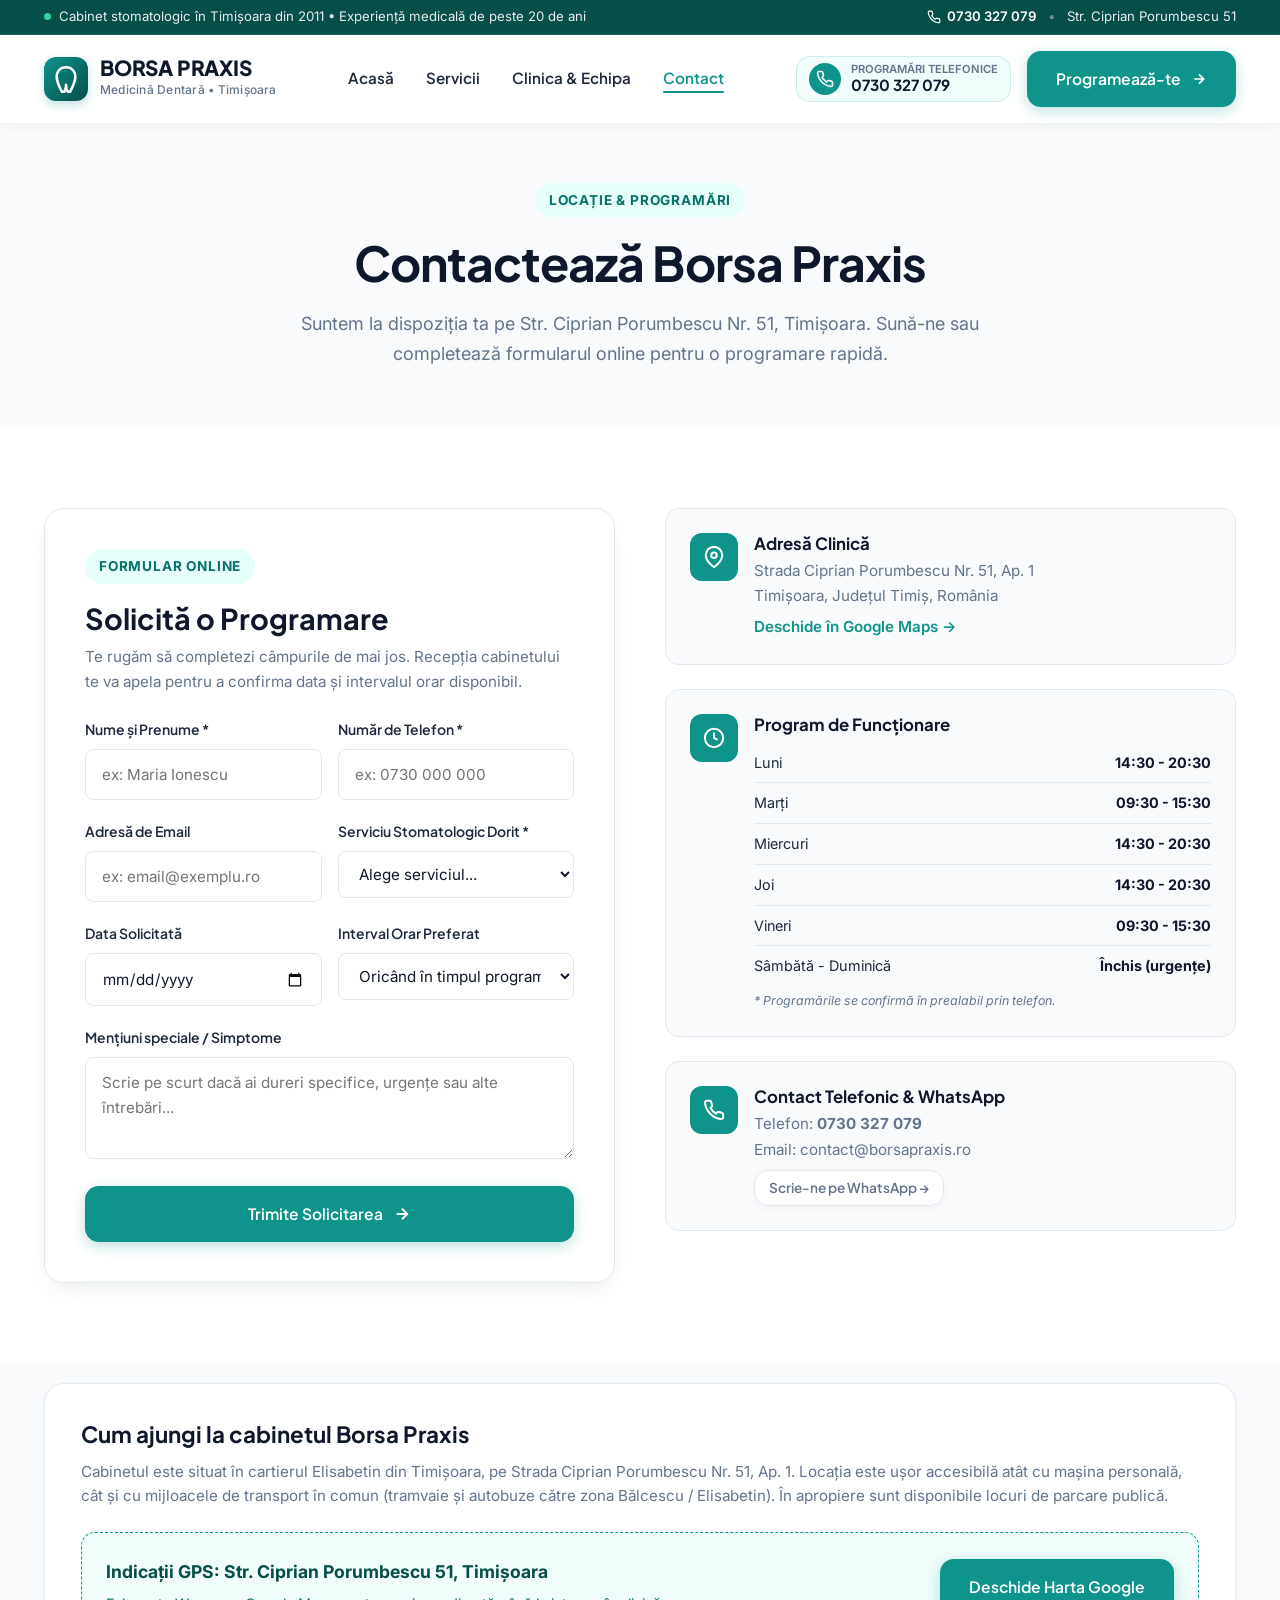
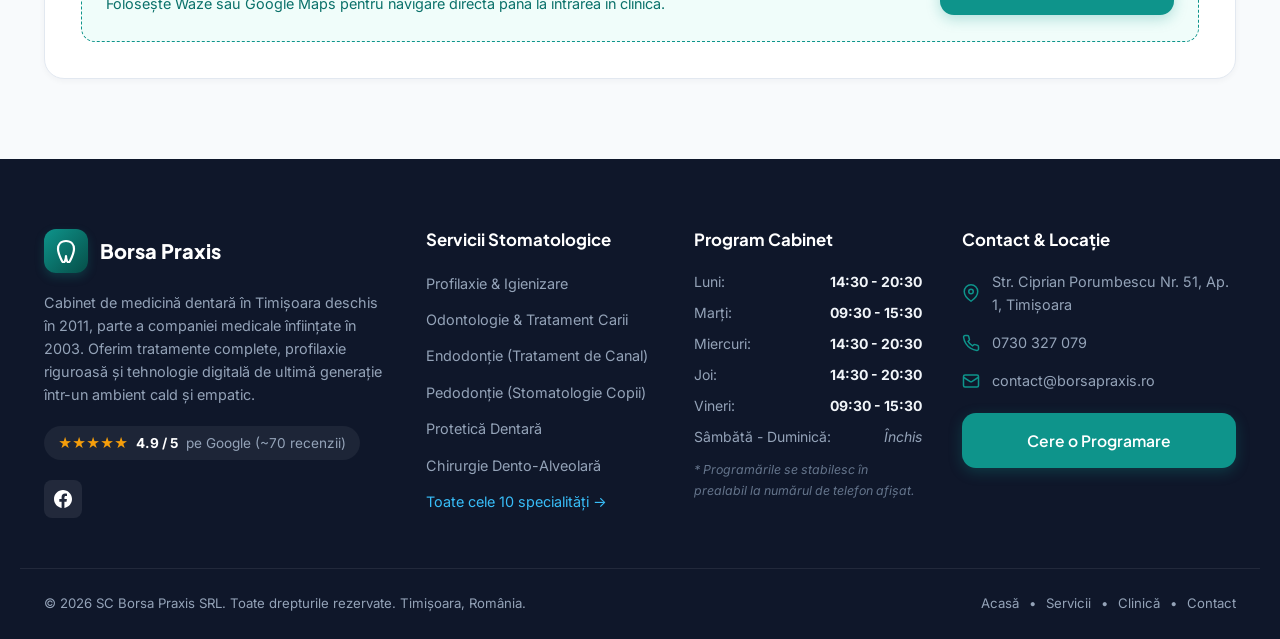
<file: contact.html>
<!DOCTYPE html>
<html lang="ro">
<head>
  <meta charset="UTF-8">
  <meta name="viewport" content="width=device-width, initial-scale=1.0">
  <meta name="robots" content="noindex, nofollow">
  <title>Contact & Programări | Borsa Praxis Timișoara</title>
  <meta name="description" content="Contactează cabinetul stomatologic Borsa Praxis din Timișoara: Str. Ciprian Porumbescu 51, telefon 0730 327 079. Formular rapid de programare online.">
  <link rel="stylesheet" href="style.css">
</head>
<body data-page="contact">

  <!-- Header mounted via app.js -->
  <div id="header-mount"></div>

  <!-- Page Header -->
  <section class="section-padding bg-tint" style="padding: 60px 0 40px 0;">
    <div class="container text-center">
      <div class="section-header" style="margin-bottom: 20px;">
        <span class="section-tag">Locație & Programări</span>
        <h1 class="section-title">Contactează Borsa Praxis</h1>
        <p class="section-desc">
          Suntem la dispoziția ta pe Str. Ciprian Porumbescu Nr. 51, Timișoara. Sună-ne sau completează formularul online pentru o programare rapidă.
        </p>
      </div>
    </div>
  </section>

  <!-- Main Contact & Booking Section -->
  <section class="section-padding" id="programare">
    <div class="container">
      <div class="booking-grid">
        
        <!-- Booking Form -->
        <div class="booking-form-card reveal">
          <span class="section-tag">Formular Online</span>
          <h2 style="font-size: 1.8rem; margin-bottom: 8px;">Solicită o Programare</h2>
          <p style="color: var(--color-muted); font-size: 0.95rem; margin-bottom: 24px;">
            Te rugăm să completezi câmpurile de mai jos. Recepția cabinetului te va apela pentru a confirma data și intervalul orar disponibil.
          </p>

          <form class="appointment-form">
            <div class="form-row-2">
              <div class="form-group">
                <label class="form-label" for="contact-nume">Nume și Prenume *</label>
                <input type="text" id="contact-nume" class="form-control" placeholder="ex: Maria Ionescu" required>
              </div>
              <div class="form-group">
                <label class="form-label" for="contact-tel">Număr de Telefon *</label>
                <input type="tel" id="contact-tel" class="form-control" placeholder="ex: 0730 000 000" required>
              </div>
            </div>

            <div class="form-row-2">
              <div class="form-group">
                <label class="form-label" for="contact-email">Adresă de Email</label>
                <input type="email" id="contact-email" class="form-control" placeholder="ex: email@exemplu.ro">
              </div>
              <div class="form-group">
                <label class="form-label" for="contact-serviciu">Serviciu Stomatologic Dorit *</label>
                <select id="contact-serviciu" class="form-control" required>
                  <option value="">Alege serviciul...</option>
                  <option value="profilaxie">Profilaxie & Detartraj ultrasunete</option>
                  <option value="carii">Tratament Carii (Obturație estetică)</option>
                  <option value="endodontie">Endodonție (Tratament canal)</option>
                  <option value="ortodontie">Ortodonție (Aparat dentar)</option>
                  <option value="chirurgie">Chirurgie Dento-Alveolară</option>
                  <option value="implant">Implantologie Dentară</option>
                  <option value="protetica">Protetică / Coroane Zirconiu</option>
                  <option value="radiologie">Radiologie Digitală Carestream CS 2200</option>
                  <option value="pedodontie">Pedodonție (Stomatologie Copii)</option>
                  <option value="parodontologie">Parodontologie</option>
                  <option value="consult">Consultație Generală & Diagnostic</option>
                </select>
              </div>
            </div>

            <div class="form-row-2">
              <div class="form-group">
                <label class="form-label" for="contact-data">Data Solicitată</label>
                <input type="date" id="contact-data" class="form-control">
              </div>
              <div class="form-group">
                <label class="form-label" for="contact-interval">Interval Orar Preferat</label>
                <select id="contact-interval" class="form-control">
                  <option value="oricand">Oricând în timpul programului</option>
                  <option value="dimineata">Dimineața (09:30 - 13:00)</option>
                  <option value="dupa-amiaza">După-amiaza (14:30 - 18:00)</option>
                  <option value="seara">Seara (18:00 - 20:30)</option>
                </select>
              </div>
            </div>

            <div class="form-group">
              <label class="form-label" for="contact-mesaj">Mențiuni speciale / Simptome</label>
              <textarea id="contact-mesaj" class="form-control" rows="3" placeholder="Scrie pe scurt dacă ai dureri specifice, urgențe sau alte întrebări..."></textarea>
            </div>

            <button type="submit" class="btn btn-primary btn-block">
              <span>Trimite Solicitarea</span>
              <svg width="18" height="18" viewBox="0 0 24 24" fill="none" stroke="currentColor" stroke-width="2.5"><path d="M5 12h14M12 5l7 7-7 7"/></svg>
            </button>
          </form>
        </div>

        <!-- Contact Info & Details -->
        <div class="contact-info-card reveal">
          <div class="info-item-block">
            <div class="info-icon-square">
              <svg width="22" height="22" viewBox="0 0 24 24" fill="none" stroke="currentColor" stroke-width="2.2"><path d="M21 10c0 7-9 13-9 13s-9-6-9-13a9 9 0 0 1 18 0z"/><circle cx="12" cy="10" r="3"/></svg>
            </div>
            <div class="info-text">
              <h4>Adresă Clinică</h4>
              <p>Strada Ciprian Porumbescu Nr. 51, Ap. 1<br>Timișoara, Județul Timiș, România</p>
              <p style="margin-top: 6px;">
                <a href="https://maps.google.com/?q=Str.+Ciprian+Porumbescu+Nr.+51+Timisoara" target="_blank" rel="noopener noreferrer" style="color: var(--color-primary); font-weight: 600;">
                  Deschide în Google Maps →
                </a>
              </p>
            </div>
          </div>

          <div class="info-item-block">
            <div class="info-icon-square">
              <svg width="22" height="22" viewBox="0 0 24 24" fill="none" stroke="currentColor" stroke-width="2.2"><circle cx="12" cy="12" r="10"/><polyline points="12 6 12 12 16 14"/></svg>
            </div>
            <div class="info-text" style="width: 100%;">
              <h4>Program de Funcționare</h4>
              <table class="schedule-table">
                <tr><td>Luni</td><td>14:30 - 20:30</td></tr>
                <tr><td>Marți</td><td>09:30 - 15:30</td></tr>
                <tr><td>Miercuri</td><td>14:30 - 20:30</td></tr>
                <tr><td>Joi</td><td>14:30 - 20:30</td></tr>
                <tr><td>Vineri</td><td>09:30 - 15:30</td></tr>
                <tr><td>Sâmbătă - Duminică</td><td>Închis (urgențe)</td></tr>
              </table>
              <span class="schedule-note">* Programările se confirmă în prealabil prin telefon.</span>
            </div>
          </div>

          <div class="info-item-block">
            <div class="info-icon-square">
              <svg width="22" height="22" viewBox="0 0 24 24" fill="none" stroke="currentColor" stroke-width="2.2"><path d="M22 16.92v3a2 2 0 0 1-2.18 2 19.79 19.79 0 0 1-8.63-3.07 19.5 19.5 0 0 1-6-6 19.79 19.79 0 0 1-3.07-8.67A2 2 0 0 1 4.11 2h3a2 2 0 0 1 2 1.72 12.84 12.84 0 0 0 .7 2.81 2 2 0 0 1-.45 2.11L8.09 9.91a16 16 0 0 0 6 6l1.27-1.27a2 2 0 0 1 2.11-.45 12.84 12.84 0 0 0 2.81.7A2 2 0 0 1 22 16.92z"/></svg>
            </div>
            <div class="info-text">
              <h4>Contact Telefonic & WhatsApp</h4>
              <p>Telefon: <a href="tel:+40730327079"><strong>0730 327 079</strong></a></p>
              <p>Email: <a href="mailto:contact@borsapraxis.ro">contact@borsapraxis.ro</a></p>
              <p style="margin-top: 8px;">
                <a href="https://wa.me/40730327079?text=Buna%20ziua,%20as%20dori%20o%20programare%20la%20Borsa%20Praxis" target="_blank" rel="noopener noreferrer" class="btn btn-secondary" style="padding: 6px 14px; font-size: 0.85rem; display: inline-flex;">
                  Scrie-ne pe WhatsApp →
                </a>
              </p>
            </div>
          </div>
        </div>
      </div>
    </div>
  </section>

  <!-- Interactive Map Card Section -->
  <section class="section-padding bg-tint" style="padding-top: 20px;">
    <div class="container reveal">
      <div style="background: #FFFFFF; border-radius: var(--radius-lg); padding: 36px; border: 1px solid var(--color-border); box-shadow: var(--shadow-sm);">
        <h3 style="font-size: 1.4rem; margin-bottom: 12px;">Cum ajungi la cabinetul Borsa Praxis</h3>
        <p style="color: var(--color-muted); font-size: 0.95rem; margin-bottom: 24px; line-height: 1.6;">
          Cabinetul este situat în cartierul Elisabetin din Timișoara, pe Strada Ciprian Porumbescu Nr. 51, Ap. 1. Locația este ușor accesibilă atât cu mașina personală, cât și cu mijloacele de transport în comun (tramvaie și autobuze către zona Bălcescu / Elisabetin). În apropiere sunt disponibile locuri de parcare publică.
        </p>
        <div style="background: var(--color-primary-tint); border: 1px dashed var(--color-primary); border-radius: var(--radius-md); padding: 24px; display: flex; flex-wrap: wrap; align-items: center; justify-content: space-between; gap: 16px;">
          <div>
            <strong style="color: var(--color-primary-deep); font-size: 1.1rem; display: block; margin-bottom: 4px;">Indicații GPS: Str. Ciprian Porumbescu 51, Timișoara</strong>
            <span style="color: var(--color-primary-dark); font-size: 0.9rem;">Folosește Waze sau Google Maps pentru navigare directă până la intrarea în clinică.</span>
          </div>
          <a href="https://maps.google.com/?q=Str.+Ciprian+Porumbescu+Nr.+51+Timisoara" target="_blank" rel="noopener noreferrer" class="btn btn-primary">
            Deschide Harta Google
          </a>
        </div>
      </div>
    </div>
  </section>

  <!-- Footer mounted via app.js -->
  <div id="footer-mount"></div>

  <script src="app.js"></script>
</body>
</html>
</file>
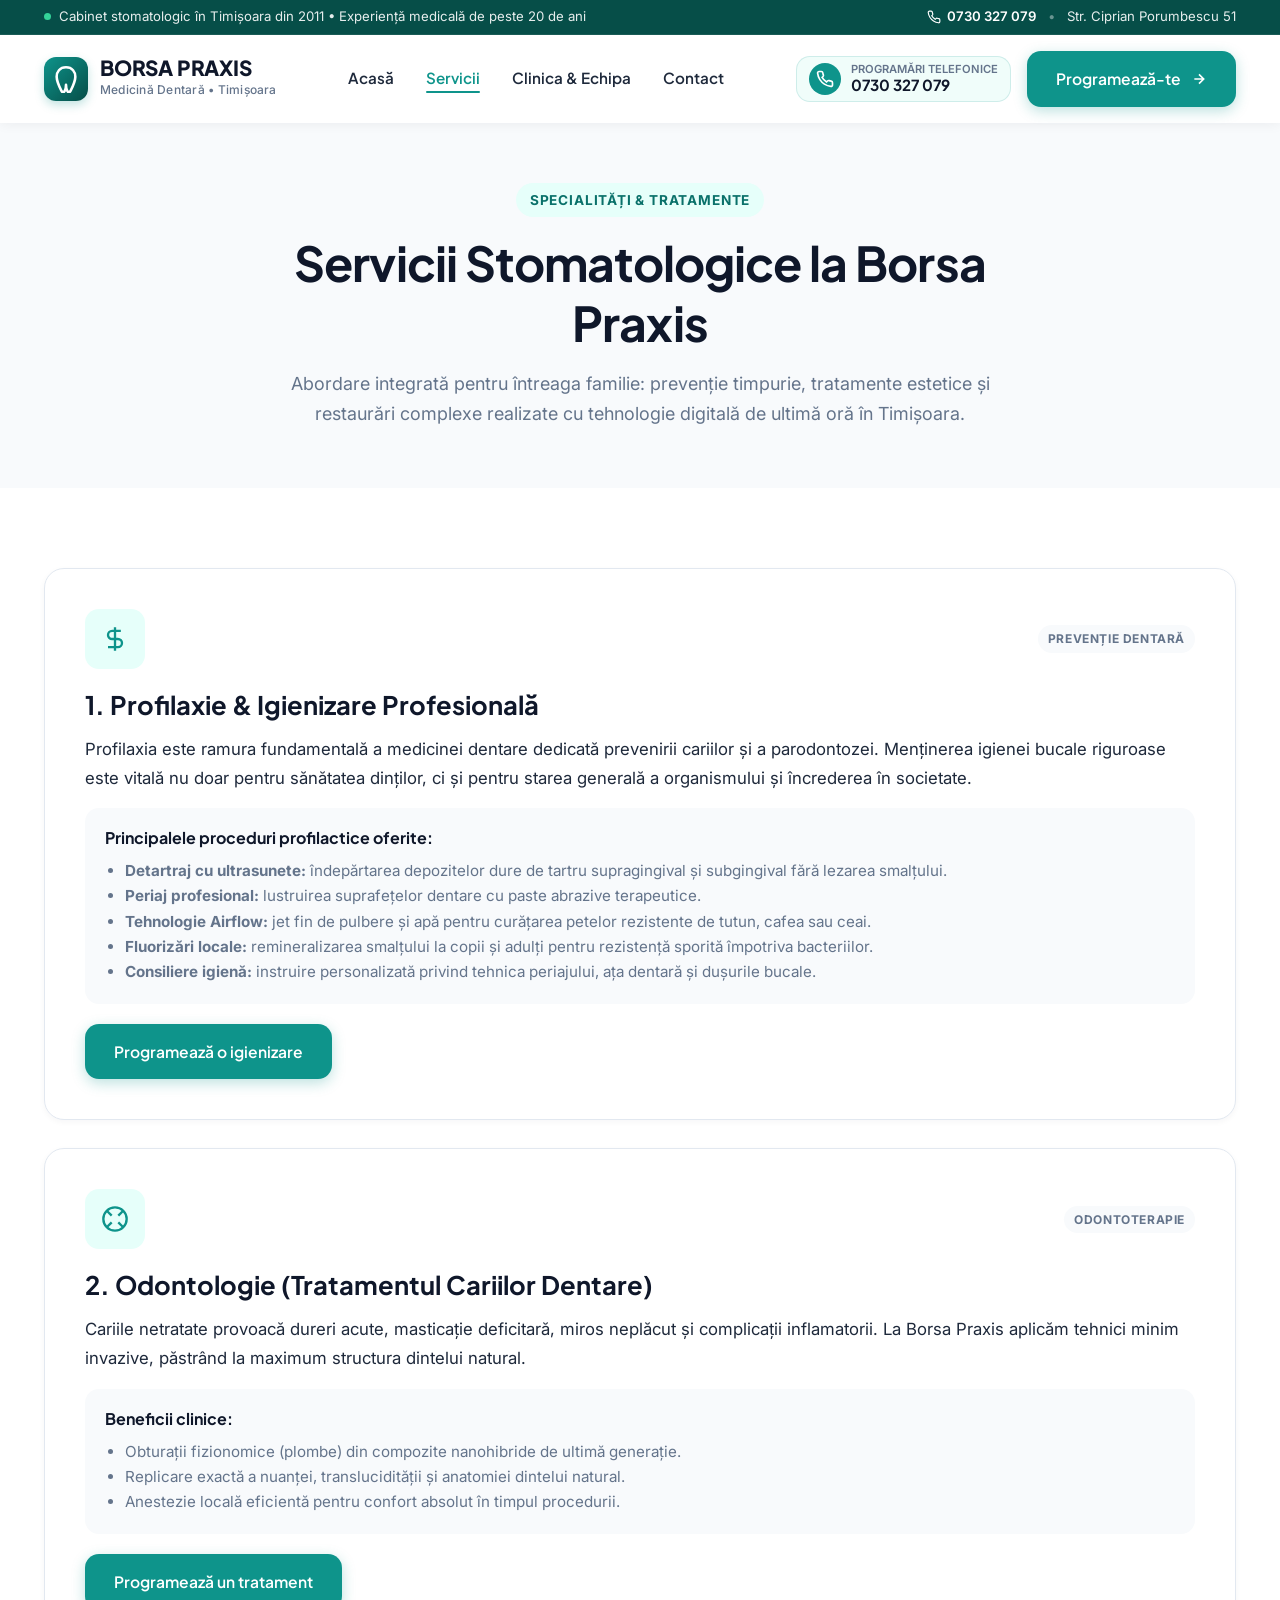
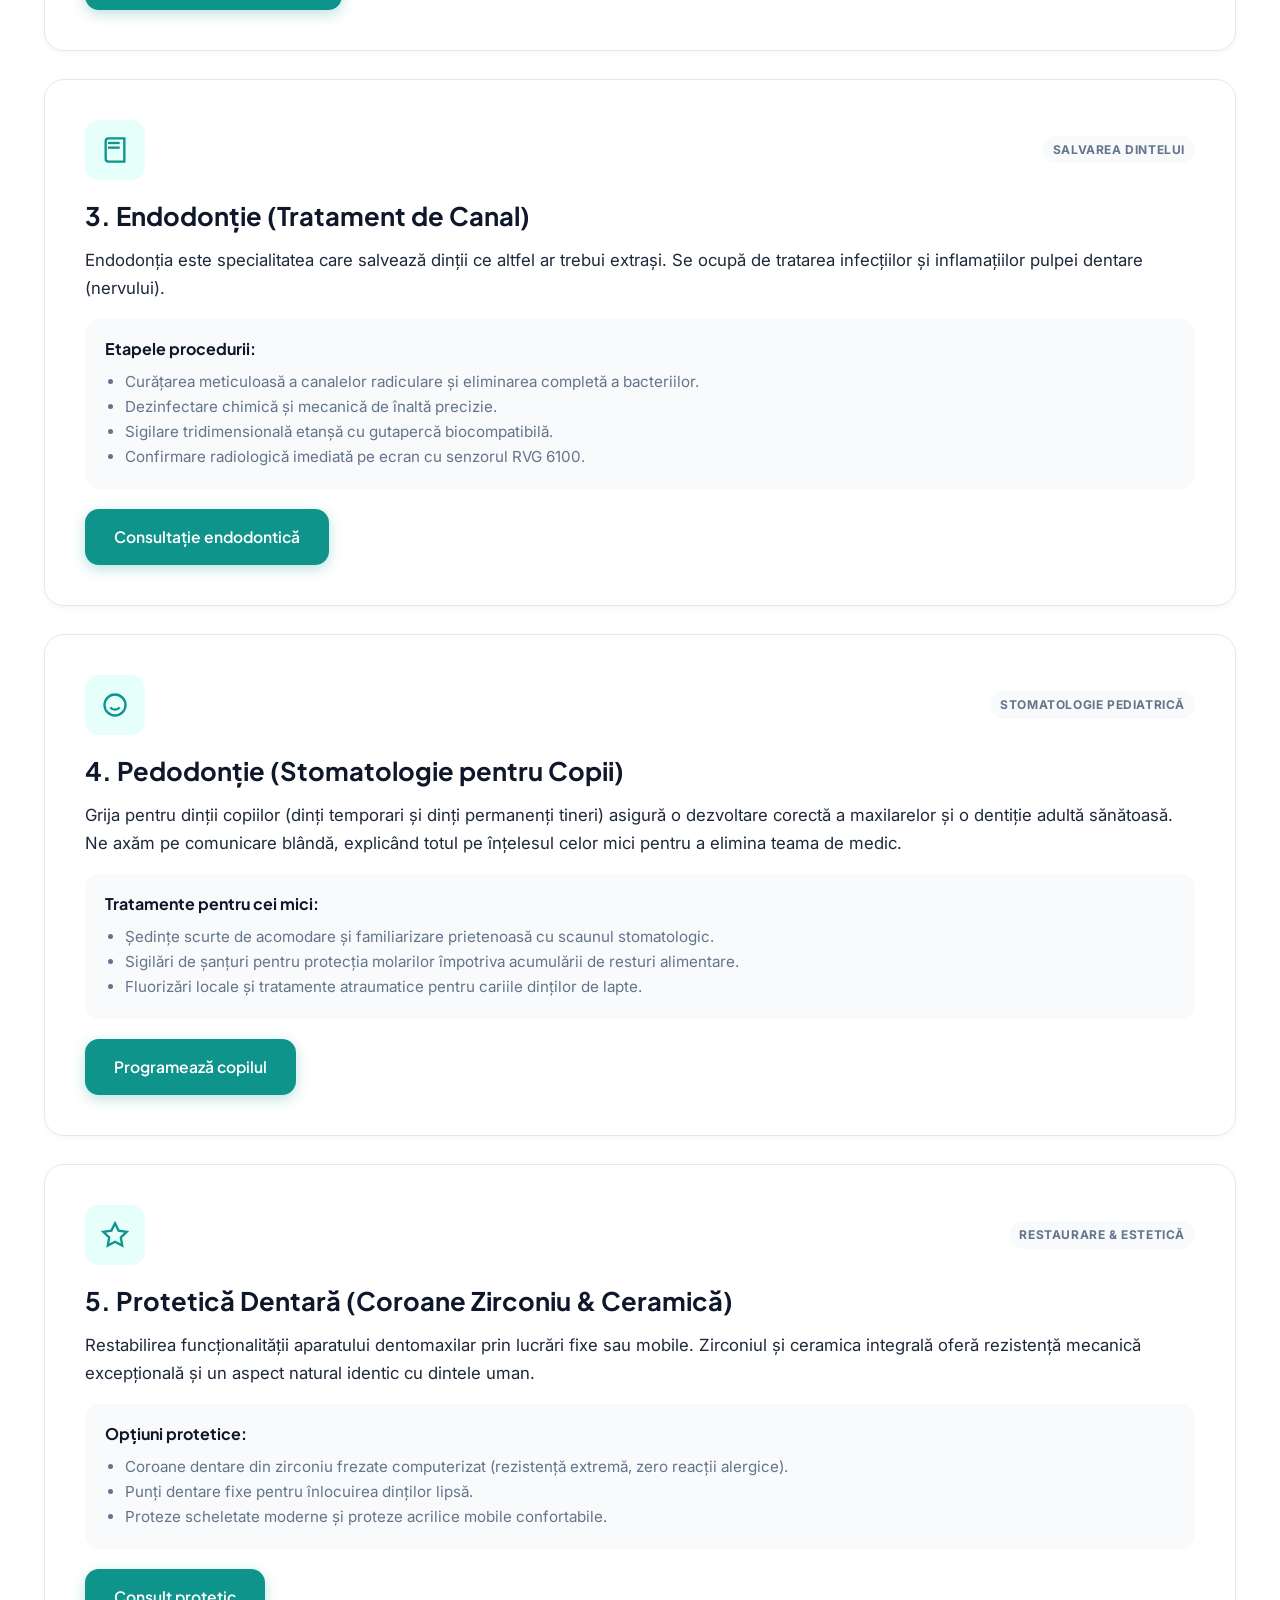
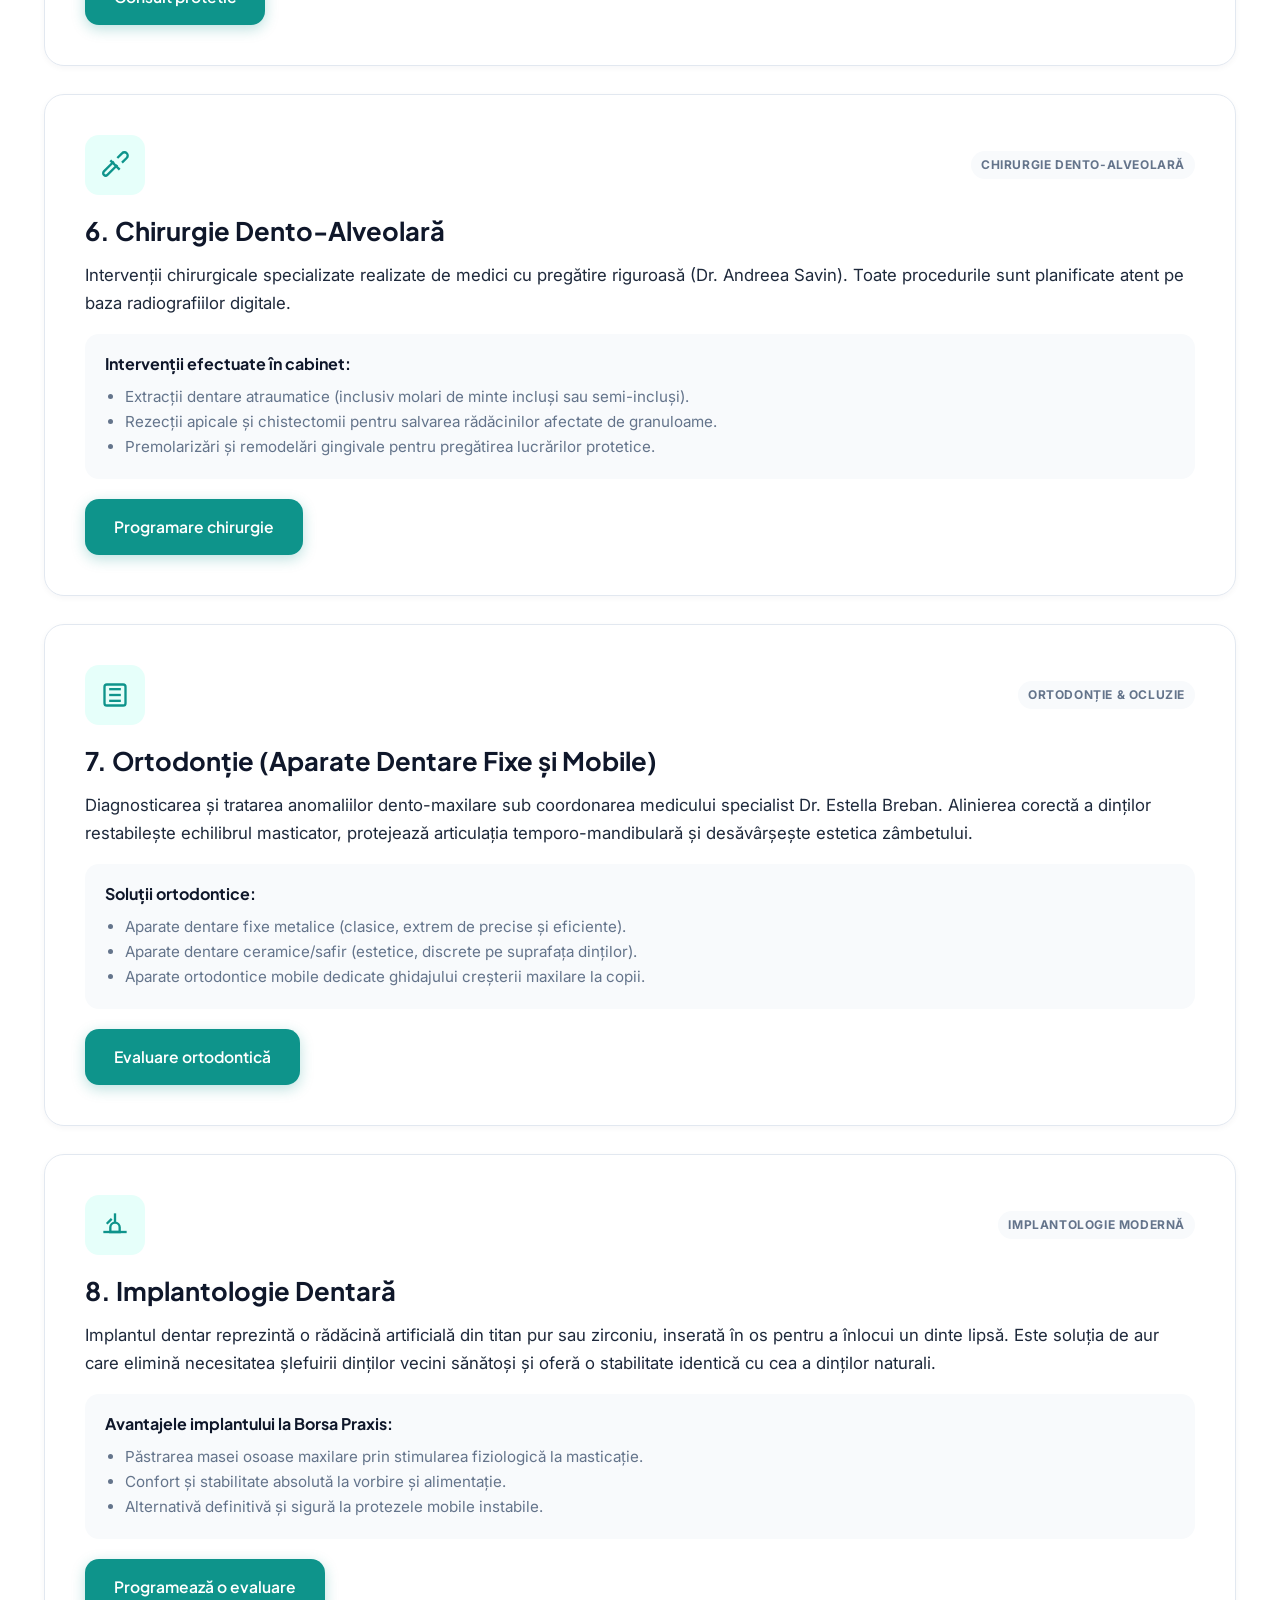
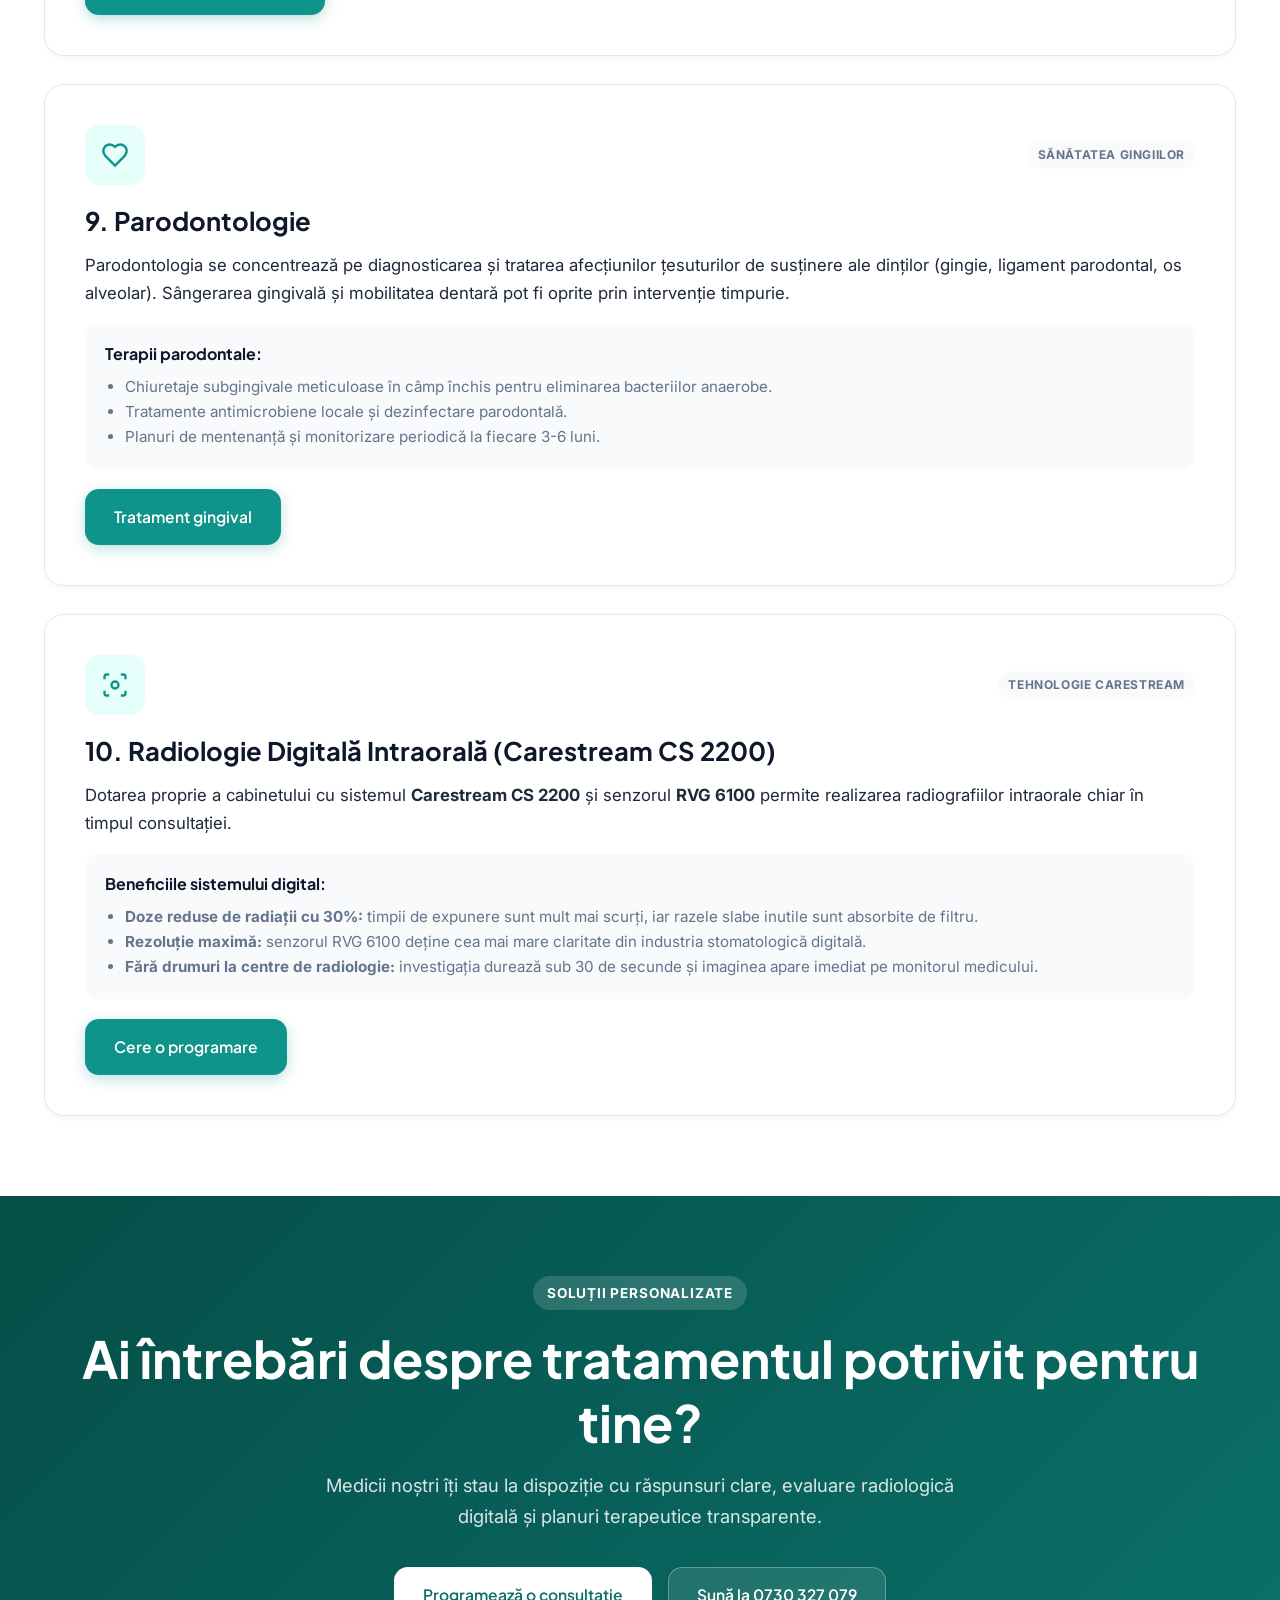
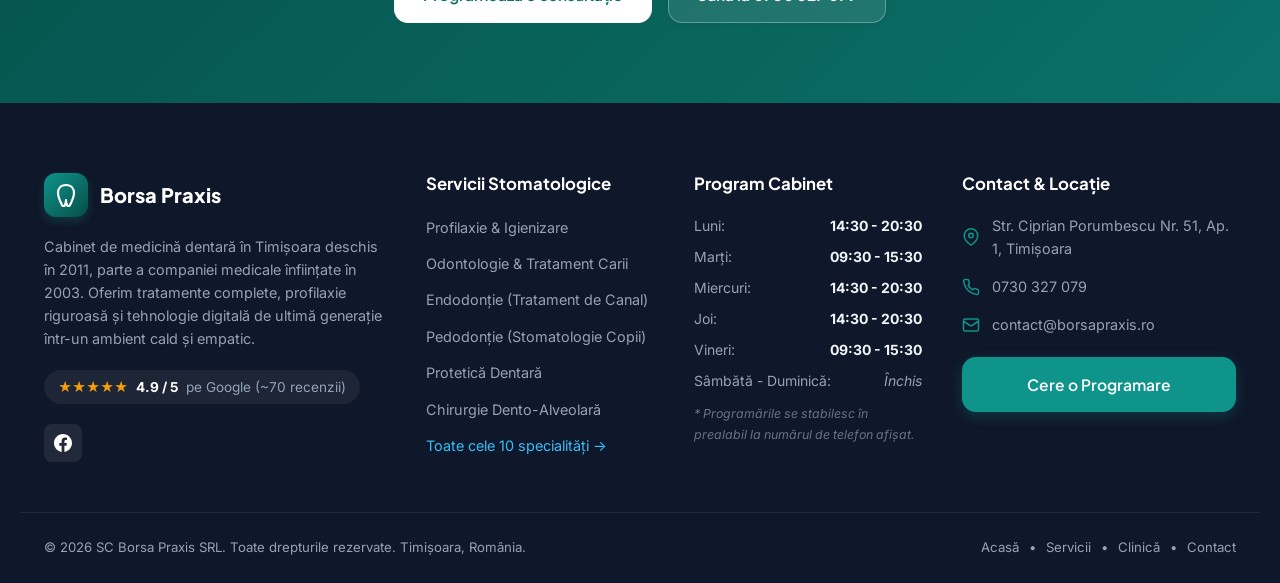
<file: services.html>
<!DOCTYPE html>
<html lang="ro">
<head>
  <meta charset="UTF-8">
  <meta name="viewport" content="width=device-width, initial-scale=1.0">
  <meta name="robots" content="noindex, nofollow">
  <title>Servicii Stomatologice Complete | Borsa Praxis Timișoara</title>
  <meta name="description" content="Servicii stomatologice integrate în Timișoara: profilaxie, odontologie, ortodonție, chirurgie, implantologie, protetică zirconiu și radiologie digitală Carestream.">
  <link rel="stylesheet" href="style.css">
</head>
<body data-page="services">

  <!-- Header mounted via app.js -->
  <div id="header-mount"></div>

  <!-- Page Header -->
  <section class="section-padding bg-tint" style="padding: 60px 0 40px 0;">
    <div class="container text-center">
      <div class="section-header" style="margin-bottom: 20px;">
        <span class="section-tag">Specialități & Tratamente</span>
        <h1 class="section-title">Servicii Stomatologice la Borsa Praxis</h1>
        <p class="section-desc">
          Abordare integrată pentru întreaga familie: prevenție timpurie, tratamente estetice și restaurări complexe realizate cu tehnologie digitală de ultimă oră în Timișoara.
        </p>
      </div>
    </div>
  </section>

  <!-- Detailed Services List -->
  <section class="section-padding">
    <div class="container">
      <div class="services-grid" style="grid-template-columns: 1fr;">

        <!-- 1. Profilaxie -->
        <div class="service-card reveal" id="profilaxie" style="padding: 40px;">
          <div class="service-card-top">
            <div class="service-icon-box" style="width: 60px; height: 60px;">
              <svg width="28" height="28" viewBox="0 0 24 24" fill="none" stroke="currentColor" stroke-width="2"><path d="M12 2v20M17 5H9.5a3.5 3.5 0 0 0 0 7h5a3.5 3.5 0 0 1 0 7H6"/></svg>
            </div>
            <span class="service-badge">Prevenție Dentară</span>
          </div>
          <h2 style="font-size: 1.6rem; margin-bottom: 14px;">1. Profilaxie & Igienizare Profesională</h2>
          <p style="font-size: 1.05rem; color: var(--color-slate); margin-bottom: 16px; line-height: 1.7;">
            Profilaxia este ramura fundamentală a medicinei dentare dedicată prevenirii cariilor și a parodontozei. Menținerea igienei bucale riguroase este vitală nu doar pentru sănătatea dinților, ci și pentru starea generală a organismului și încrederea în societate.
          </p>
          <div style="background: var(--color-bg-tint); padding: 20px; border-radius: var(--radius-md); margin-bottom: 20px;">
            <h4 style="margin-bottom: 10px; font-size: 1rem;">Principalele proceduri profilactice oferite:</h4>
            <ul style="list-style: disc; padding-left: 20px; color: var(--color-muted); font-size: 0.95rem; line-height: 1.65;">
              <li><strong>Detartraj cu ultrasunete:</strong> îndepărtarea depozitelor dure de tartru supragingival și subgingival fără lezarea smalțului.</li>
              <li><strong>Periaj profesional:</strong> lustruirea suprafețelor dentare cu paste abrazive terapeutice.</li>
              <li><strong>Tehnologie Airflow:</strong> jet fin de pulbere și apă pentru curățarea petelor rezistente de tutun, cafea sau ceai.</li>
              <li><strong>Fluorizări locale:</strong> remineralizarea smalțului la copii și adulți pentru rezistență sporită împotriva bacteriilor.</li>
              <li><strong>Consiliere igienă:</strong> instruire personalizată privind tehnica periajului, ața dentară și dușurile bucale.</li>
            </ul>
          </div>
          <a href="contact.html#programare" class="btn btn-primary" style="align-self: flex-start;">Programează o igienizare</a>
        </div>

        <!-- 2. Odontologie -->
        <div class="service-card reveal" id="odontologie" style="padding: 40px;">
          <div class="service-card-top">
            <div class="service-icon-box" style="width: 60px; height: 60px;">
              <svg width="28" height="28" viewBox="0 0 24 24" fill="none" stroke="currentColor" stroke-width="2"><circle cx="12" cy="12" r="10"/><path d="m4.93 4.93 4.24 4.24"/><path d="m14.83 9.17 4.24-4.24"/><path d="m14.83 14.83 4.24 4.24"/><path d="m9.17 14.83-4.24 4.24"/></svg>
            </div>
            <span class="service-badge">Odontoterapie</span>
          </div>
          <h2 style="font-size: 1.6rem; margin-bottom: 14px;">2. Odontologie (Tratamentul Cariilor Dentare)</h2>
          <p style="font-size: 1.05rem; color: var(--color-slate); margin-bottom: 16px; line-height: 1.7;">
            Cariile netratate provoacă dureri acute, masticație deficitară, miros neplăcut și complicații inflamatorii. La Borsa Praxis aplicăm tehnici minim invazive, păstrând la maximum structura dintelui natural.
          </p>
          <div style="background: var(--color-bg-tint); padding: 20px; border-radius: var(--radius-md); margin-bottom: 20px;">
            <h4 style="margin-bottom: 10px; font-size: 1rem;">Beneficii clinice:</h4>
            <ul style="list-style: disc; padding-left: 20px; color: var(--color-muted); font-size: 0.95rem; line-height: 1.65;">
              <li>Obturații fizionomice (plombe) din compozite nanohibride de ultimă generație.</li>
              <li>Replicare exactă a nuanței, translucidității și anatomiei dintelui natural.</li>
              <li>Anestezie locală eficientă pentru confort absolut în timpul procedurii.</li>
            </ul>
          </div>
          <a href="contact.html#programare" class="btn btn-primary" style="align-self: flex-start;">Programează un tratament</a>
        </div>

        <!-- 3. Endodontie -->
        <div class="service-card reveal" id="endodontie" style="padding: 40px;">
          <div class="service-card-top">
            <div class="service-icon-box" style="width: 60px; height: 60px;">
              <svg width="28" height="28" viewBox="0 0 24 24" fill="none" stroke="currentColor" stroke-width="2"><path d="M4 19.5v-15A2.5 2.5 0 0 1 6.5 2H20v20H6.5a2.5 2.5 0 0 1-2.5-2.5Z"/><path d="M6 6h10"/><path d="M6 10h10"/></svg>
            </div>
            <span class="service-badge">Salvarea Dintelui</span>
          </div>
          <h2 style="font-size: 1.6rem; margin-bottom: 14px;">3. Endodonție (Tratament de Canal)</h2>
          <p style="font-size: 1.05rem; color: var(--color-slate); margin-bottom: 16px; line-height: 1.7;">
            Endodonția este specialitatea care salvează dinții ce altfel ar trebui extrași. Se ocupă de tratarea infecțiilor și inflamațiilor pulpei dentare (nervului).
          </p>
          <div style="background: var(--color-bg-tint); padding: 20px; border-radius: var(--radius-md); margin-bottom: 20px;">
            <h4 style="margin-bottom: 10px; font-size: 1rem;">Etapele procedurii:</h4>
            <ul style="list-style: disc; padding-left: 20px; color: var(--color-muted); font-size: 0.95rem; line-height: 1.65;">
              <li>Curățarea meticuloasă a canalelor radiculare și eliminarea completă a bacteriilor.</li>
              <li>Dezinfectare chimică și mecanică de înaltă precizie.</li>
              <li>Sigilare tridimensională etanșă cu gutapercă biocompatibilă.</li>
              <li>Confirmare radiologică imediată pe ecran cu senzorul RVG 6100.</li>
            </ul>
          </div>
          <a href="contact.html#programare" class="btn btn-primary" style="align-self: flex-start;">Consultație endodontică</a>
        </div>

        <!-- 4. Pedodontie -->
        <div class="service-card reveal" id="pedodontie" style="padding: 40px;">
          <div class="service-card-top">
            <div class="service-icon-box" style="width: 60px; height: 60px;">
              <svg width="28" height="28" viewBox="0 0 24 24" fill="none" stroke="currentColor" stroke-width="2"><path d="M12 21a9 9 0 1 0 0-18 9 9 0 0 0 0 18Z"/><path d="M8 14s1.5 2 4 2 4-2 4-2"/><line x1="9" y1="9" x2="9.01" y2="9"/><line x1="15" y1="9" x2="15.01" y2="9"/></svg>
            </div>
            <span class="service-badge">Stomatologie Pediatrică</span>
          </div>
          <h2 style="font-size: 1.6rem; margin-bottom: 14px;">4. Pedodonție (Stomatologie pentru Copii)</h2>
          <p style="font-size: 1.05rem; color: var(--color-slate); margin-bottom: 16px; line-height: 1.7;">
            Grija pentru dinții copiilor (dinți temporari și dinți permanenți tineri) asigură o dezvoltare corectă a maxilarelor și o dentiție adultă sănătoasă. Ne axăm pe comunicare blândă, explicând totul pe înțelesul celor mici pentru a elimina teama de medic.
          </p>
          <div style="background: var(--color-bg-tint); padding: 20px; border-radius: var(--radius-md); margin-bottom: 20px;">
            <h4 style="margin-bottom: 10px; font-size: 1rem;">Tratamente pentru cei mici:</h4>
            <ul style="list-style: disc; padding-left: 20px; color: var(--color-muted); font-size: 0.95rem; line-height: 1.65;">
              <li>Ședințe scurte de acomodare și familiarizare prietenoasă cu scaunul stomatologic.</li>
              <li>Sigilări de șanțuri pentru protecția molarilor împotriva acumulării de resturi alimentare.</li>
              <li>Fluorizări locale și tratamente atraumatice pentru cariile dinților de lapte.</li>
            </ul>
          </div>
          <a href="contact.html#programare" class="btn btn-primary" style="align-self: flex-start;">Programează copilul</a>
        </div>

        <!-- 5. Protetica -->
        <div class="service-card reveal" id="protetica" style="padding: 40px;">
          <div class="service-card-top">
            <div class="service-icon-box" style="width: 60px; height: 60px;">
              <svg width="28" height="28" viewBox="0 0 24 24" fill="none" stroke="currentColor" stroke-width="2"><polygon points="12 2 15.09 8.26 22 9.27 17 14.14 18.18 21.02 12 17.77 5.82 21.02 7 14.14 2 9.27 8.91 8.26 12 2"/></svg>
            </div>
            <span class="service-badge">Restaurare & Estetică</span>
          </div>
          <h2 style="font-size: 1.6rem; margin-bottom: 14px;">5. Protetică Dentară (Coroane Zirconiu & Ceramică)</h2>
          <p style="font-size: 1.05rem; color: var(--color-slate); margin-bottom: 16px; line-height: 1.7;">
            Restabilirea funcționalității aparatului dentomaxilar prin lucrări fixe sau mobile. Zirconiul și ceramica integrală oferă rezistență mecanică excepțională și un aspect natural identic cu dintele uman.
          </p>
          <div style="background: var(--color-bg-tint); padding: 20px; border-radius: var(--radius-md); margin-bottom: 20px;">
            <h4 style="margin-bottom: 10px; font-size: 1rem;">Opțiuni protetice:</h4>
            <ul style="list-style: disc; padding-left: 20px; color: var(--color-muted); font-size: 0.95rem; line-height: 1.65;">
              <li>Coroane dentare din zirconiu frezate computerizat (rezistență extremă, zero reacții alergice).</li>
              <li>Punți dentare fixe pentru înlocuirea dinților lipsă.</li>
              <li>Proteze scheletate moderne și proteze acrilice mobile confortabile.</li>
            </ul>
          </div>
          <a href="contact.html#programare" class="btn btn-primary" style="align-self: flex-start;">Consult protetic</a>
        </div>

        <!-- 6. Chirurgie -->
        <div class="service-card reveal" id="chirurgie" style="padding: 40px;">
          <div class="service-card-top">
            <div class="service-icon-box" style="width: 60px; height: 60px;">
              <svg width="28" height="28" viewBox="0 0 24 24" fill="none" stroke="currentColor" stroke-width="2"><path d="m14 12-8.5 8.5a2.12 2.12 0 1 1-3-3L11 9"/><path d="M16 16 8 8"/><path d="m18 10 4-4a2.83 2.83 0 1 0-4-4l-4 4"/></svg>
            </div>
            <span class="service-badge">Chirurgie Dento-Alveolară</span>
          </div>
          <h2 style="font-size: 1.6rem; margin-bottom: 14px;">6. Chirurgie Dento-Alveolară</h2>
          <p style="font-size: 1.05rem; color: var(--color-slate); margin-bottom: 16px; line-height: 1.7;">
            Intervenții chirurgicale specializate realizate de medici cu pregătire riguroasă (Dr. Andreea Savin). Toate procedurile sunt planificate atent pe baza radiografiilor digitale.
          </p>
          <div style="background: var(--color-bg-tint); padding: 20px; border-radius: var(--radius-md); margin-bottom: 20px;">
            <h4 style="margin-bottom: 10px; font-size: 1rem;">Intervenții efectuate în cabinet:</h4>
            <ul style="list-style: disc; padding-left: 20px; color: var(--color-muted); font-size: 0.95rem; line-height: 1.65;">
              <li>Extracții dentare atraumatice (inclusiv molari de minte incluși sau semi-incluși).</li>
              <li>Rezecții apicale și chistectomii pentru salvarea rădăcinilor afectate de granuloame.</li>
              <li>Premolarizări și remodelări gingivale pentru pregătirea lucrărilor protetice.</li>
            </ul>
          </div>
          <a href="contact.html#programare" class="btn btn-primary" style="align-self: flex-start;">Programare chirurgie</a>
        </div>

        <!-- 7. Ortodontie -->
        <div class="service-card reveal" id="ortodontie" style="padding: 40px;">
          <div class="service-card-top">
            <div class="service-icon-box" style="width: 60px; height: 60px;">
              <svg width="28" height="28" viewBox="0 0 24 24" fill="none" stroke="currentColor" stroke-width="2"><rect width="18" height="18" x="3" y="3" rx="2"/><path d="M7 7h10"/><path d="M7 12h10"/><path d="M7 17h10"/></svg>
            </div>
            <span class="service-badge">Ortodonție & Ocluzie</span>
          </div>
          <h2 style="font-size: 1.6rem; margin-bottom: 14px;">7. Ortodonție (Aparate Dentare Fixe și Mobile)</h2>
          <p style="font-size: 1.05rem; color: var(--color-slate); margin-bottom: 16px; line-height: 1.7;">
            Diagnosticarea și tratarea anomaliilor dento-maxilare sub coordonarea medicului specialist Dr. Estella Breban. Alinierea corectă a dinților restabilește echilibrul masticator, protejează articulația temporo-mandibulară și desăvârșește estetica zâmbetului.
          </p>
          <div style="background: var(--color-bg-tint); padding: 20px; border-radius: var(--radius-md); margin-bottom: 20px;">
            <h4 style="margin-bottom: 10px; font-size: 1rem;">Soluții ortodontice:</h4>
            <ul style="list-style: disc; padding-left: 20px; color: var(--color-muted); font-size: 0.95rem; line-height: 1.65;">
              <li>Aparate dentare fixe metalice (clasice, extrem de precise și eficiente).</li>
              <li>Aparate dentare ceramice/safir (estetice, discrete pe suprafața dinților).</li>
              <li>Aparate ortodontice mobile dedicate ghidajului creșterii maxilare la copii.</li>
            </ul>
          </div>
          <a href="contact.html#programare" class="btn btn-primary" style="align-self: flex-start;">Evaluare ortodontică</a>
        </div>

        <!-- 8. Implantologie -->
        <div class="service-card reveal" id="implantologie" style="padding: 40px;">
          <div class="service-card-top">
            <div class="service-icon-box" style="width: 60px; height: 60px;">
              <svg width="28" height="28" viewBox="0 0 24 24" fill="none" stroke="currentColor" stroke-width="2"><path d="M12 2v8"/><path d="m4.93 10.93 4.24-4.24"/><path d="M2 18h20"/><path d="M12 10a4 4 0 0 1 4 4v4H8v-4a4 4 0 0 1 4-4Z"/></svg>
            </div>
            <span class="service-badge">Implantologie Modernă</span>
          </div>
          <h2 style="font-size: 1.6rem; margin-bottom: 14px;">8. Implantologie Dentară</h2>
          <p style="font-size: 1.05rem; color: var(--color-slate); margin-bottom: 16px; line-height: 1.7;">
            Implantul dentar reprezintă o rădăcină artificială din titan pur sau zirconiu, inserată în os pentru a înlocui un dinte lipsă. Este soluția de aur care elimină necesitatea șlefuirii dinților vecini sănătoși și oferă o stabilitate identică cu cea a dinților naturali.
          </p>
          <div style="background: var(--color-bg-tint); padding: 20px; border-radius: var(--radius-md); margin-bottom: 20px;">
            <h4 style="margin-bottom: 10px; font-size: 1rem;">Avantajele implantului la Borsa Praxis:</h4>
            <ul style="list-style: disc; padding-left: 20px; color: var(--color-muted); font-size: 0.95rem; line-height: 1.65;">
              <li>Păstrarea masei osoase maxilare prin stimularea fiziologică la masticație.</li>
              <li>Confort și stabilitate absolută la vorbire și alimentație.</li>
              <li>Alternativă definitivă și sigură la protezele mobile instabile.</li>
            </ul>
          </div>
          <a href="contact.html#programare" class="btn btn-primary" style="align-self: flex-start;">Programează o evaluare</a>
        </div>

        <!-- 9. Parodontologie -->
        <div class="service-card reveal" id="parodontologie" style="padding: 40px;">
          <div class="service-card-top">
            <div class="service-icon-box" style="width: 60px; height: 60px;">
              <svg width="28" height="28" viewBox="0 0 24 24" fill="none" stroke="currentColor" stroke-width="2"><path d="M19 14c1.49-1.46 3-3.21 3-5.5A5.5 5.5 0 0 0 16.5 3c-1.76 0-3 .5-4.5 2-1.5-1.5-2.74-2-4.5-2A5.5 5.5 0 0 0 2 8.5c0 2.3 1.5 4.05 3 5.5l7 7Z"/></svg>
            </div>
            <span class="service-badge">Sănătatea Gingiilor</span>
          </div>
          <h2 style="font-size: 1.6rem; margin-bottom: 14px;">9. Parodontologie</h2>
          <p style="font-size: 1.05rem; color: var(--color-slate); margin-bottom: 16px; line-height: 1.7;">
            Parodontologia se concentrează pe diagnosticarea și tratarea afecțiunilor țesuturilor de susținere ale dinților (gingie, ligament parodontal, os alveolar). Sângerarea gingivală și mobilitatea dentară pot fi oprite prin intervenție timpurie.
          </p>
          <div style="background: var(--color-bg-tint); padding: 20px; border-radius: var(--radius-md); margin-bottom: 20px;">
            <h4 style="margin-bottom: 10px; font-size: 1rem;">Terapii parodontale:</h4>
            <ul style="list-style: disc; padding-left: 20px; color: var(--color-muted); font-size: 0.95rem; line-height: 1.65;">
              <li>Chiuretaje subgingivale meticuloase în câmp închis pentru eliminarea bacteriilor anaerobe.</li>
              <li>Tratamente antimicrobiene locale și dezinfectare parodontală.</li>
              <li>Planuri de mentenanță și monitorizare periodică la fiecare 3-6 luni.</li>
            </ul>
          </div>
          <a href="contact.html#programare" class="btn btn-primary" style="align-self: flex-start;">Tratament gingival</a>
        </div>

        <!-- 10. Radiologie CS 2200 -->
        <div class="service-card reveal" id="radiologie" style="padding: 40px;">
          <div class="service-card-top">
            <div class="service-icon-box" style="width: 60px; height: 60px;">
              <svg width="28" height="28" viewBox="0 0 24 24" fill="none" stroke="currentColor" stroke-width="2"><path d="M3 7V5a2 2 0 0 1 2-2h2"/><path d="M17 3h2a2 2 0 0 1 2 2v2"/><path d="M21 17v2a2 2 0 0 1-2 2h-2"/><path d="M7 21H5a2 2 0 0 1-2-2v-2"/><circle cx="12" cy="12" r="3"/></svg>
            </div>
            <span class="service-badge">Tehnologie Carestream</span>
          </div>
          <h2 style="font-size: 1.6rem; margin-bottom: 14px;">10. Radiologie Digitală Intraorală (Carestream CS 2200)</h2>
          <p style="font-size: 1.05rem; color: var(--color-slate); margin-bottom: 16px; line-height: 1.7;">
            Dotarea proprie a cabinetului cu sistemul <strong>Carestream CS 2200</strong> și senzorul <strong>RVG 6100</strong> permite realizarea radiografiilor intraorale chiar în timpul consultației.
          </p>
          <div style="background: var(--color-bg-tint); padding: 20px; border-radius: var(--radius-md); margin-bottom: 20px;">
            <h4 style="margin-bottom: 10px; font-size: 1rem;">Beneficiile sistemului digital:</h4>
            <ul style="list-style: disc; padding-left: 20px; color: var(--color-muted); font-size: 0.95rem; line-height: 1.65;">
              <li><strong>Doze reduse de radiații cu 30%:</strong> timpii de expunere sunt mult mai scurți, iar razele slabe inutile sunt absorbite de filtru.</li>
              <li><strong>Rezoluție maximă:</strong> senzorul RVG 6100 deține cea mai mare claritate din industria stomatologică digitală.</li>
              <li><strong>Fără drumuri la centre de radiologie:</strong> investigația durează sub 30 de secunde și imaginea apare imediat pe monitorul medicului.</li>
            </ul>
          </div>
          <a href="contact.html#programare" class="btn btn-primary" style="align-self: flex-start;">Cere o programare</a>
        </div>

      </div>
    </div>
  </section>

  <!-- CTA Band -->
  <section class="cta-band">
    <div class="container reveal">
      <span class="section-tag light">Soluții Personalizate</span>
      <h2>Ai întrebări despre tratamentul potrivit pentru tine?</h2>
      <p>
        Medicii noștri îți stau la dispoziție cu răspunsuri clare, evaluare radiologică digitală și planuri terapeutice transparente.
      </p>
      <div class="cta-band-actions">
        <a href="contact.html#programare" class="btn btn-white">Programează o consultație</a>
        <a href="tel:+40730327079" class="btn btn-secondary" style="background: rgba(255,255,255,0.1); color: #fff; border-color: rgba(255,255,255,0.3);">Sună la 0730 327 079</a>
      </div>
    </div>
  </section>

  <!-- Footer mounted via app.js -->
  <div id="footer-mount"></div>

  <script src="app.js"></script>
</body>
</html>
</file>
<file: style.css>
@import url('https://fonts.googleapis.com/css2?family=Plus+Jakarta+Sans:wght@500;600;700;800&family=Inter:wght@400;500;600;700&display=swap');

:root {
  --color-primary: #0E948B;
  --color-primary-dark: #0A716A;
  --color-primary-deep: #064E48;
  --color-primary-light: #E6FFFA;
  --color-primary-tint: #F0FDFA;
  --color-accent: #D97706;
  --color-accent-gold: #F59E0B;
  --color-dark: #0F172A;
  --color-slate: #1E293B;
  --color-muted: #64748B;
  --color-border: #E2E8F0;
  --color-bg-page: #FFFFFF;
  --color-bg-tint: #F8FAFC;
  --color-card-bg: #FFFFFF;

  --font-display: 'Plus Jakarta Sans', system-ui, -apple-system, sans-serif;
  --font-body: 'Inter', system-ui, -apple-system, sans-serif;

  --radius-sm: 8px;
  --radius-md: 14px;
  --radius-lg: 20px;
  --radius-full: 9999px;

  --shadow-sm: 0 2px 6px rgba(15, 23, 42, 0.04);
  --shadow-md: 0 10px 25px -5px rgba(15, 23, 42, 0.07), 0 6px 12px -5px rgba(15, 23, 42, 0.03);
  --shadow-lg: 0 20px 35px -10px rgba(15, 23, 42, 0.1), 0 10px 15px -8px rgba(15, 23, 42, 0.04);

  --transition-fast: 0.2s cubic-bezier(0.16, 1, 0.3, 1);
  --transition-smooth: 0.35s cubic-bezier(0.16, 1, 0.3, 1);
}

*, *::before, *::after {
  box-sizing: border-box;
  margin: 0;
  padding: 0;
}

html {
  font-size: 16px;
  scroll-behavior: smooth;
  overflow-x: clip;
}

body {
  font-family: var(--font-body);
  color: var(--color-slate);
  background-color: var(--color-bg-page);
  line-height: 1.65;
  -webkit-font-smoothing: antialiased;
  overflow-x: clip;
}

img {
  max-width: 100%;
  height: auto;
  display: block;
}

a {
  color: inherit;
  text-decoration: none;
  transition: color var(--transition-fast);
}

button, input, select, textarea {
  font: inherit;
}

/* Layout Container */
.container {
  width: 100%;
  max-width: 1240px;
  margin-left: auto;
  margin-right: auto;
  padding-left: 24px;
  padding-right: 24px;
}

/* Typography Helpers */
h1, h2, h3, h4, h5, h6 {
  font-family: var(--font-display);
  color: var(--color-dark);
  line-height: 1.25;
  font-weight: 700;
}

.section-tag {
  display: inline-flex;
  align-items: center;
  gap: 8px;
  padding: 6px 14px;
  background-color: var(--color-primary-light);
  color: var(--color-primary-dark);
  font-size: 0.85rem;
  font-weight: 700;
  text-transform: uppercase;
  letter-spacing: 0.06em;
  border-radius: var(--radius-full);
  margin-bottom: 16px;
}

.section-tag.light {
  background: rgba(255, 255, 255, 0.15);
  color: #FFFFFF;
}

.section-header {
  text-align: center;
  max-width: 760px;
  margin: 0 auto 50px auto;
}

.section-header.text-left {
  text-align: left;
  margin-left: 0;
}

.section-title {
  font-size: clamp(2rem, 3.8vw, 3rem);
  letter-spacing: -0.02em;
  margin-bottom: 16px;
}

.section-desc {
  font-size: 1.125rem;
  color: var(--color-muted);
  line-height: 1.65;
}

/* Buttons */
.btn {
  display: inline-flex;
  align-items: center;
  justify-content: center;
  gap: 10px;
  padding: 14px 28px;
  font-family: var(--font-display);
  font-size: 0.975rem;
  font-weight: 600;
  border-radius: var(--radius-md);
  border: 1px solid transparent;
  cursor: pointer;
  transition: all var(--transition-smooth);
  text-align: center;
}

.btn-primary {
  background-color: var(--color-primary);
  color: #FFFFFF;
  box-shadow: 0 4px 14px rgba(14, 148, 139, 0.28);
}

.btn-primary:hover {
  background-color: var(--color-primary-dark);
  transform: translateY(-2px);
  box-shadow: 0 6px 20px rgba(14, 148, 139, 0.35);
}

.btn-secondary {
  background-color: #FFFFFF;
  color: var(--color-slate);
  border-color: var(--color-border);
  box-shadow: var(--shadow-sm);
}

.btn-secondary:hover {
  border-color: var(--color-primary);
  color: var(--color-primary);
  transform: translateY(-2px);
}

.btn-white {
  background-color: #FFFFFF;
  color: var(--color-primary-dark);
}

.btn-white:hover {
  background-color: var(--color-primary-light);
  transform: translateY(-2px);
}

.btn-block {
  width: 100%;
}

/* Header & Navigation */
.site-header {
  position: sticky;
  top: 0;
  z-index: 100;
  background-color: #FFFFFF;
  box-shadow: 0 1px 12px rgba(15, 23, 42, 0.06);
}

.top-announcement-bar {
  background: var(--color-primary-deep);
  color: rgba(255, 255, 255, 0.9);
  font-size: 0.825rem;
  padding: 6px 0;
  border-bottom: 1px solid rgba(255, 255, 255, 0.08);
}

.announcement-content {
  display: flex;
  align-items: center;
  justify-content: space-between;
}

.announcement-item {
  display: flex;
  align-items: center;
  gap: 8px;
}

.icon-dot {
  width: 7px;
  height: 7px;
  background-color: #34D399;
  border-radius: 50%;
  display: inline-block;
}

.announcement-contacts {
  display: flex;
  align-items: center;
  gap: 12px;
}

.top-contact-link {
  display: inline-flex;
  align-items: center;
  gap: 6px;
  color: #FFFFFF;
  font-weight: 600;
}

.top-contact-link:hover {
  color: #5EEAD4;
}

.divider {
  color: rgba(255, 255, 255, 0.4);
}

.main-header {
  padding: 16px 0;
}

.header-container {
  display: flex;
  align-items: center;
  justify-content: space-between;
}

.brand-logo {
  display: flex;
  align-items: center;
  gap: 12px;
}

.logo-mark {
  width: 44px;
  height: 44px;
  border-radius: 12px;
  background: linear-gradient(135deg, var(--color-primary) 0%, var(--color-primary-deep) 100%);
  display: flex;
  align-items: center;
  justify-content: center;
  color: #FFFFFF;
  box-shadow: 0 4px 10px rgba(14, 148, 139, 0.25);
}

.logo-text {
  display: flex;
  flex-direction: column;
}

.logo-title {
  font-family: var(--font-display);
  font-weight: 800;
  font-size: 1.3rem;
  letter-spacing: -0.01em;
  color: var(--color-dark);
  line-height: 1.1;
}

.logo-subtitle {
  font-size: 0.75rem;
  font-weight: 500;
  color: var(--color-muted);
  letter-spacing: 0.02em;
}

.main-nav .nav-list {
  display: flex;
  align-items: center;
  list-style: none;
  gap: 32px;
}

.nav-link {
  font-family: var(--font-display);
  font-size: 0.95rem;
  font-weight: 600;
  color: var(--color-slate);
  position: relative;
  padding: 6px 0;
}

.nav-link:hover, .nav-link.active {
  color: var(--color-primary);
}

.nav-link.active::after {
  content: '';
  position: absolute;
  bottom: 0;
  left: 0;
  width: 100%;
  height: 2px;
  background-color: var(--color-primary);
  border-radius: 2px;
}

.header-actions {
  display: flex;
  align-items: center;
  gap: 16px;
}

.header-phone-btn {
  display: flex;
  align-items: center;
  gap: 10px;
  padding: 6px 12px;
  border-radius: var(--radius-md);
  background: var(--color-primary-tint);
  border: 1px solid rgba(14, 148, 139, 0.15);
}

.header-phone-btn:hover {
  background: var(--color-primary-light);
}

.phone-btn-icon {
  width: 32px;
  height: 32px;
  border-radius: 50%;
  background: var(--color-primary);
  color: #FFFFFF;
  display: flex;
  align-items: center;
  justify-content: center;
}

.phone-btn-text {
  display: flex;
  flex-direction: column;
  line-height: 1.15;
}

.phone-label {
  font-size: 0.7rem;
  font-weight: 600;
  color: var(--color-muted);
  text-transform: uppercase;
}

.phone-number {
  font-family: var(--font-display);
  font-size: 0.95rem;
  font-weight: 700;
  color: var(--color-dark);
}

.mobile-toggle {
  display: none;
  background: none;
  border: none;
  cursor: pointer;
  padding: 8px;
  flex-direction: column;
  gap: 5px;
}

.mobile-toggle .bar {
  width: 24px;
  height: 2px;
  background-color: var(--color-dark);
  transition: transform var(--transition-fast);
}

/* Nav overflow safeguard */
@media (max-width: 1180px) {
  .header-phone-btn {
    display: none;
  }
}

@media (max-width: 900px) {
  .top-announcement-bar {
    display: none;
  }
  .main-nav {
    display: none;
    position: absolute;
    top: 100%;
    left: 0;
    right: 0;
    background: #FFFFFF;
    box-shadow: 0 10px 20px rgba(0,0,0,0.1);
    padding: 20px 24px;
  }
  .main-nav.open {
    display: block;
  }
  .main-nav .nav-list {
    flex-direction: column;
    align-items: flex-start;
    gap: 16px;
  }
  .mobile-toggle {
    display: flex;
  }
  .header-cta-btn {
    display: none;
  }
}

/* Hero Section */
.hero-section {
  position: relative;
  background-color: #F8FAFC;
  padding: 60px 0 80px 0;
  overflow: hidden;
}

.hero-grid {
  display: flex;
  flex-direction: column;
  gap: 40px;
}

@media (min-width: 861px) {
  .hero-grid {
    display: grid;
    grid-template-columns: 1.1fr 0.9fr;
    align-items: center;
    gap: 50px;
  }
}

.hero-badge-pill {
  display: inline-flex;
  align-items: center;
  gap: 10px;
  padding: 6px 14px;
  background-color: #FFFFFF;
  border: 1px solid var(--color-border);
  border-radius: var(--radius-full);
  box-shadow: var(--shadow-sm);
  margin-bottom: 24px;
  font-size: 0.875rem;
  font-weight: 600;
  color: var(--color-slate);
}

.pill-stars {
  color: var(--color-accent-gold);
  letter-spacing: 2px;
}

.pill-text {
  font-weight: 700;
}

.pill-sub {
  color: var(--color-muted);
  font-weight: 500;
}

.hero-title {
  font-size: clamp(2.4rem, 5vw, 4.2rem);
  letter-spacing: -0.03em;
  line-height: 1.12;
  margin-bottom: 24px;
  color: var(--color-dark);
}

.hero-title .highlight {
  color: var(--color-primary);
  position: relative;
}

.hero-subtitle {
  font-size: 1.2rem;
  color: var(--color-muted);
  line-height: 1.6;
  margin-bottom: 36px;
  max-width: 580px;
}

.hero-actions {
  display: flex;
  flex-wrap: wrap;
  gap: 16px;
  margin-bottom: 40px;
}

.hero-proof-list {
  display: flex;
  flex-wrap: wrap;
  gap: 24px;
  list-style: none;
  padding-top: 24px;
  border-top: 1px solid var(--color-border);
}

.proof-item {
  display: flex;
  align-items: center;
  gap: 8px;
  font-size: 0.9rem;
  font-weight: 600;
  color: var(--color-slate);
}

.proof-icon {
  width: 20px;
  height: 20px;
  border-radius: 50%;
  background: var(--color-primary-light);
  color: var(--color-primary);
  display: flex;
  align-items: center;
  justify-content: center;
  flex-shrink: 0;
}

.hero-media-wrapper {
  position: relative;
}

.hero-image-frame {
  position: relative;
  border-radius: var(--radius-lg);
  overflow: hidden;
  box-shadow: var(--shadow-lg);
  border: 4px solid #FFFFFF;
}

.hero-main-img {
  width: 100%;
  height: 520px;
  object-fit: cover;
  transition: transform 6s ease-out;
}

.hero-image-frame:hover .hero-main-img {
  transform: scale(1.03);
}

.floating-hero-card {
  position: absolute;
  bottom: 24px;
  left: 24px;
  background: rgba(255, 255, 255, 0.95);
  backdrop-filter: blur(8px);
  padding: 16px 20px;
  border-radius: var(--radius-md);
  box-shadow: var(--shadow-md);
  border: 1px solid rgba(255, 255, 255, 0.6);
  display: flex;
  align-items: center;
  gap: 14px;
  max-width: 280px;
}

.floating-hero-card .card-icon {
  width: 44px;
  height: 44px;
  border-radius: 10px;
  background: var(--color-primary-light);
  color: var(--color-primary);
  display: flex;
  align-items: center;
  justify-content: center;
  flex-shrink: 0;
}

.floating-hero-card .card-title {
  font-size: 0.95rem;
  font-weight: 700;
  color: var(--color-dark);
}

.floating-hero-card .card-sub {
  font-size: 0.8rem;
  color: var(--color-muted);
}

/* Trust Bar / Statistics */
.trust-bar-section {
  background-color: #FFFFFF;
  padding: 40px 0;
  border-bottom: 1px solid var(--color-border);
}

.stats-grid {
  display: grid;
  grid-template-columns: repeat(2, 1fr);
  gap: 24px;
}

@media (min-width: 861px) {
  .stats-grid {
    grid-template-columns: repeat(4, 1fr);
  }
}

.stat-card {
  text-align: center;
  padding: 20px;
}

.stat-number {
  font-family: var(--font-display);
  font-size: clamp(2.2rem, 3.5vw, 3.2rem);
  font-weight: 800;
  color: var(--color-primary);
  line-height: 1;
  margin-bottom: 8px;
}

.stat-label {
  font-size: 0.95rem;
  font-weight: 600;
  color: var(--color-dark);
  margin-bottom: 4px;
}

.stat-desc {
  font-size: 0.825rem;
  color: var(--color-muted);
}

/* Section Common Styling */
.section-padding {
  padding: 80px 0;
}

.bg-tint {
  background-color: var(--color-bg-tint);
}

.bg-mint {
  background-color: var(--color-primary-tint);
}

.bg-dark {
  background-color: var(--color-dark);
  color: #FFFFFF;
}

.bg-dark h1, .bg-dark h2, .bg-dark h3, .bg-dark h4 {
  color: #FFFFFF;
}

.bg-dark .section-desc {
  color: #94A3B8;
}

/* Services Grid */
.services-grid {
  display: grid;
  grid-template-columns: 1fr;
  gap: 28px;
}

@media (min-width: 640px) {
  .services-grid {
    grid-template-columns: repeat(2, 1fr);
  }
}

@media (min-width: 1024px) {
  .services-grid {
    grid-template-columns: repeat(3, 1fr);
  }
}

.service-card {
  background: var(--color-card-bg);
  border-radius: var(--radius-lg);
  padding: 32px 28px;
  border: 1px solid var(--color-border);
  box-shadow: var(--shadow-sm);
  display: flex;
  flex-direction: column;
  transition: all var(--transition-smooth);
}

.service-card:hover {
  transform: translateY(-6px);
  border-color: var(--color-primary);
  box-shadow: var(--shadow-lg);
}

.service-card-top {
  display: flex;
  align-items: center;
  justify-content: space-between;
  margin-bottom: 20px;
}

.service-icon-box {
  width: 52px;
  height: 52px;
  border-radius: 14px;
  background: var(--color-primary-light);
  color: var(--color-primary);
  display: flex;
  align-items: center;
  justify-content: center;
  transition: background var(--transition-fast);
}

.service-card:hover .service-icon-box {
  background: var(--color-primary);
  color: #FFFFFF;
}

.service-badge {
  font-size: 0.75rem;
  font-weight: 700;
  text-transform: uppercase;
  letter-spacing: 0.05em;
  padding: 4px 10px;
  background: var(--color-bg-tint);
  color: var(--color-muted);
  border-radius: var(--radius-full);
}

.service-card-title {
  font-size: 1.3rem;
  margin-bottom: 12px;
}

.service-card-desc {
  font-size: 0.95rem;
  color: var(--color-muted);
  line-height: 1.6;
  margin-bottom: 20px;
  flex-grow: 1;
}

.service-highlights {
  list-style: none;
  margin-bottom: 24px;
  display: flex;
  flex-direction: column;
  gap: 8px;
}

.service-highlights li {
  display: flex;
  align-items: center;
  gap: 8px;
  font-size: 0.85rem;
  color: var(--color-slate);
  font-weight: 500;
}

.service-highlights li svg {
  color: var(--color-primary);
  flex-shrink: 0;
}

.service-card-link {
  display: inline-flex;
  align-items: center;
  gap: 8px;
  font-family: var(--font-display);
  font-size: 0.925rem;
  font-weight: 700;
  color: var(--color-primary);
}

.service-card-link:hover {
  color: var(--color-primary-dark);
  gap: 12px;
}

/* How It Works (3 Steps) */
.steps-grid {
  display: grid;
  grid-template-columns: 1fr;
  gap: 32px;
  position: relative;
}

@media (min-width: 861px) {
  .steps-grid {
    grid-template-columns: repeat(3, 1fr);
  }
}

.step-card {
  background: #FFFFFF;
  border-radius: var(--radius-lg);
  padding: 36px 30px;
  border: 1px solid var(--color-border);
  box-shadow: var(--shadow-sm);
  position: relative;
}

.step-num-badge {
  width: 44px;
  height: 44px;
  border-radius: 12px;
  background: var(--color-primary-tint);
  color: var(--color-primary);
  font-family: var(--font-display);
  font-size: 1.25rem;
  font-weight: 800;
  display: flex;
  align-items: center;
  justify-content: center;
  margin-bottom: 24px;
}

.step-card h3 {
  font-size: 1.25rem;
  margin-bottom: 12px;
}

.step-card p {
  font-size: 0.95rem;
  color: var(--color-muted);
  line-height: 1.6;
}

/* Feature Spotlight / Real Equipment */
.spotlight-grid {
  display: flex;
  flex-direction: column;
  gap: 40px;
}

@media (min-width: 861px) {
  .spotlight-grid {
    display: grid;
    grid-template-columns: 1fr 1fr;
    align-items: center;
    gap: 60px;
  }
}

.spotlight-media-frame {
  border-radius: var(--radius-lg);
  overflow: hidden;
  box-shadow: var(--shadow-lg);
  border: 4px solid #FFFFFF;
}

.spotlight-img {
  width: 100%;
  height: 440px;
  object-fit: cover;
}

.spotlight-content h2 {
  font-size: clamp(1.8rem, 3.2vw, 2.6rem);
  margin-bottom: 20px;
}

.spotlight-desc {
  font-size: 1.05rem;
  color: var(--color-muted);
  margin-bottom: 28px;
  line-height: 1.65;
}

.spotlight-features {
  display: flex;
  flex-direction: column;
  gap: 16px;
  margin-bottom: 32px;
}

.spotlight-feature-row {
  display: flex;
  align-items: flex-start;
  gap: 14px;
}

.feature-check-icon {
  width: 28px;
  height: 28px;
  border-radius: 8px;
  background: var(--color-primary-light);
  color: var(--color-primary);
  display: flex;
  align-items: center;
  justify-content: center;
  flex-shrink: 0;
  margin-top: 2px;
}

.feature-row-text h4 {
  font-size: 1.05rem;
  margin-bottom: 4px;
}

.feature-row-text p {
  font-size: 0.9rem;
  color: var(--color-muted);
}

/* Gallery Showcase */
.gallery-grid {
  display: grid;
  grid-template-columns: repeat(2, 1fr);
  gap: 20px;
}

@media (min-width: 861px) {
  .gallery-grid {
    grid-template-columns: repeat(3, 1fr);
    gap: 24px;
  }
}

.gallery-card-clickable {
  position: relative;
  border-radius: var(--radius-md);
  overflow: hidden;
  box-shadow: var(--shadow-sm);
  cursor: pointer;
  background: #000000;
  aspect-ratio: 4 / 3;
}

.gallery-card-clickable img {
  width: 100%;
  height: 100%;
  object-fit: cover;
  transition: transform var(--transition-smooth), opacity var(--transition-smooth);
}

.gallery-card-clickable:hover img {
  transform: scale(1.06);
  opacity: 0.85;
}

.gallery-info-overlay {
  position: absolute;
  bottom: 0;
  left: 0;
  right: 0;
  padding: 20px;
  background: linear-gradient(to top, rgba(15, 23, 42, 0.85) 0%, transparent 100%);
  color: #FFFFFF;
  opacity: 0;
  transform: translateY(10px);
  transition: all var(--transition-smooth);
}

.gallery-card-clickable:hover .gallery-info-overlay {
  opacity: 1;
  transform: translateY(0);
}

.gallery-info-overlay h4 {
  color: #FFFFFF;
  font-size: 1.05rem;
  margin-bottom: 4px;
}

.gallery-info-overlay p {
  font-size: 0.825rem;
  color: rgba(255, 255, 255, 0.8);
}

/* Team Section */
.team-grid {
  display: grid;
  grid-template-columns: 1fr;
  gap: 30px;
}

@media (min-width: 640px) {
  .team-grid {
    grid-template-columns: repeat(2, 1fr);
  }
}

@media (min-width: 1024px) {
  .team-grid {
    grid-template-columns: repeat(3, 1fr);
  }
}

.team-card {
  background: #FFFFFF;
  border-radius: var(--radius-lg);
  overflow: hidden;
  border: 1px solid var(--color-border);
  box-shadow: var(--shadow-sm);
  display: flex;
  flex-direction: column;
}

.team-card-photo {
  width: 100%;
  height: 280px;
  object-fit: cover;
  background-color: #E2E8F0;
}

.team-card-body {
  padding: 24px;
  display: flex;
  flex-direction: column;
  flex-grow: 1;
}

.team-member-role {
  font-size: 0.825rem;
  font-weight: 700;
  text-transform: uppercase;
  color: var(--color-primary);
  margin-bottom: 6px;
  letter-spacing: 0.05em;
}

.team-member-name {
  font-size: 1.25rem;
  margin-bottom: 12px;
}

.team-member-bio {
  font-size: 0.9rem;
  color: var(--color-muted);
  line-height: 1.6;
}

/* Testimonials / Google Reviews */
.testimonials-grid {
  display: grid;
  grid-template-columns: 1fr;
  gap: 28px;
}

@media (min-width: 861px) {
  .testimonials-grid {
    grid-template-columns: repeat(3, 1fr);
  }
}

.testimonial-card {
  background: #FFFFFF;
  border-radius: var(--radius-lg);
  padding: 32px 28px;
  border: 1px solid var(--color-border);
  box-shadow: var(--shadow-sm);
  display: flex;
  flex-direction: column;
  justify-content: space-between;
}

.review-stars {
  color: var(--color-accent-gold);
  font-size: 1.1rem;
  letter-spacing: 2px;
  margin-bottom: 16px;
}

.review-text {
  font-size: 0.975rem;
  color: var(--color-slate);
  line-height: 1.65;
  margin-bottom: 24px;
}

.reviewer-meta {
  display: flex;
  align-items: center;
  gap: 12px;
  padding-top: 16px;
  border-top: 1px solid var(--color-border);
}

.reviewer-avatar {
  width: 42px;
  height: 42px;
  border-radius: 50%;
  background: var(--color-primary-light);
  color: var(--color-primary);
  font-family: var(--font-display);
  font-weight: 700;
  display: flex;
  align-items: center;
  justify-content: center;
}

.reviewer-info h4 {
  font-size: 0.95rem;
  margin-bottom: 2px;
}

.reviewer-info span {
  font-size: 0.775rem;
  color: var(--color-muted);
}

/* Call To Action Band */
.cta-band {
  background: linear-gradient(135deg, var(--color-primary-deep) 0%, var(--color-primary-dark) 100%);
  color: #FFFFFF;
  padding: 80px 0;
  text-align: center;
}

.cta-band h2 {
  color: #FFFFFF;
  font-size: clamp(2rem, 4vw, 3.2rem);
  margin-bottom: 16px;
}

.cta-band p {
  color: rgba(255, 255, 255, 0.85);
  font-size: 1.15rem;
  max-width: 650px;
  margin: 0 auto 36px auto;
}

.cta-band-actions {
  display: flex;
  flex-wrap: wrap;
  align-items: center;
  justify-content: center;
  gap: 16px;
}

/* Booking & Contact Section */
.booking-section {
  padding: 80px 0;
}

.booking-grid {
  display: flex;
  flex-direction: column;
  gap: 40px;
}

@media (min-width: 861px) {
  .booking-grid {
    display: grid;
    grid-template-columns: 1fr 1fr;
    gap: 50px;
  }
}

.booking-form-card {
  background: #FFFFFF;
  border-radius: var(--radius-lg);
  padding: 40px;
  border: 1px solid var(--color-border);
  box-shadow: var(--shadow-md);
}

.form-group {
  margin-bottom: 20px;
}

.form-label {
  display: block;
  font-family: var(--font-display);
  font-size: 0.875rem;
  font-weight: 600;
  color: var(--color-slate);
  margin-bottom: 8px;
}

.form-control {
  width: 100%;
  padding: 12px 16px;
  border-radius: var(--radius-sm);
  border: 1px solid var(--color-border);
  background-color: #FFFFFF;
  font-size: 0.95rem;
  color: var(--color-dark);
  transition: border-color var(--transition-fast), box-shadow var(--transition-fast);
}

.form-control:focus {
  outline: none;
  border-color: var(--color-primary);
  box-shadow: 0 0 0 3px rgba(14, 148, 139, 0.15);
}

.form-row-2 {
  display: grid;
  grid-template-columns: 1fr;
  gap: 16px;
}

@media (min-width: 600px) {
  .form-row-2 {
    grid-template-columns: 1fr 1fr;
  }
}

.form-success-message {
  margin-bottom: 24px;
  padding: 16px 20px;
  background-color: var(--color-primary-light);
  border: 1px solid rgba(14, 148, 139, 0.2);
  border-radius: var(--radius-md);
}

.success-box-content {
  display: flex;
  align-items: flex-start;
  gap: 14px;
}

.success-box-content strong {
  display: block;
  color: var(--color-primary-deep);
  font-size: 0.95rem;
  margin-bottom: 4px;
}

.success-box-content p {
  color: var(--color-primary-dark);
  font-size: 0.875rem;
  margin: 0;
}

/* Contact Info Card */
.contact-info-card {
  display: flex;
  flex-direction: column;
  gap: 24px;
}

.info-item-block {
  display: flex;
  gap: 16px;
  background: var(--color-bg-tint);
  padding: 24px;
  border-radius: var(--radius-md);
  border: 1px solid var(--color-border);
}

.info-icon-square {
  width: 48px;
  height: 48px;
  border-radius: 12px;
  background: var(--color-primary);
  color: #FFFFFF;
  display: flex;
  align-items: center;
  justify-content: center;
  flex-shrink: 0;
}

.info-text h4 {
  font-size: 1.05rem;
  margin-bottom: 4px;
}

.info-text p, .info-text a {
  font-size: 0.95rem;
  color: var(--color-muted);
}

.info-text a:hover {
  color: var(--color-primary);
}

/* Hours Table */
.schedule-table {
  width: 100%;
  border-collapse: collapse;
  margin-top: 8px;
}

.schedule-table tr {
  border-bottom: 1px solid var(--color-border);
}

.schedule-table tr:last-child {
  border-bottom: none;
}

.schedule-table td {
  padding: 8px 0;
  font-size: 0.9rem;
}

.schedule-table td:last-child {
  text-align: right;
  font-weight: 700;
  color: var(--color-dark);
}

/* Footer */
.site-footer {
  background-color: var(--color-dark);
  color: #94A3B8;
  padding-top: 70px;
}

.footer-content-grid {
  display: grid;
  grid-template-columns: 1fr;
  gap: 40px;
  padding-bottom: 50px;
  border-bottom: 1px solid rgba(255, 255, 255, 0.08);
}

@media (min-width: 640px) {
  .footer-content-grid {
    grid-template-columns: repeat(2, 1fr);
  }
}

@media (min-width: 1024px) {
  .footer-content-grid {
    grid-template-columns: 1.5fr 1fr 1fr 1.2fr;
  }
}

.footer-brand {
  display: flex;
  align-items: center;
  gap: 12px;
  margin-bottom: 18px;
}

.footer-brand-name {
  font-family: var(--font-display);
  font-size: 1.25rem;
  font-weight: 800;
  color: #FFFFFF;
}

.footer-desc {
  font-size: 0.9rem;
  line-height: 1.6;
  margin-bottom: 20px;
}

.footer-rating-pill {
  display: inline-flex;
  align-items: center;
  gap: 8px;
  background: rgba(255, 255, 255, 0.06);
  padding: 6px 14px;
  border-radius: var(--radius-full);
  margin-bottom: 20px;
  font-size: 0.85rem;
}

.footer-rating-pill .stars {
  color: var(--color-accent-gold);
}

.footer-rating-pill .rating-val {
  color: #FFFFFF;
  font-weight: 700;
}

.footer-rating-pill .rating-source {
  color: #94A3B8;
}

.footer-socials {
  display: flex;
  gap: 10px;
}

.social-btn {
  width: 38px;
  height: 38px;
  border-radius: 8px;
  background: rgba(255, 255, 255, 0.08);
  color: #FFFFFF;
  display: flex;
  align-items: center;
  justify-content: center;
  transition: background var(--transition-fast);
}

.social-btn:hover {
  background: var(--color-primary);
}

.footer-title {
  color: #FFFFFF;
  font-size: 1.05rem;
  margin-bottom: 20px;
}

.footer-links {
  list-style: none;
  display: flex;
  flex-direction: column;
  gap: 10px;
}

.footer-links a {
  font-size: 0.9rem;
  color: #94A3B8;
}

.footer-links a:hover, .footer-links .link-view-all {
  color: #38BDF8;
}

.footer-schedule-list {
  list-style: none;
  display: flex;
  flex-direction: column;
  gap: 8px;
  margin-bottom: 12px;
}

.footer-schedule-list li {
  display: flex;
  justify-content: space-between;
  font-size: 0.875rem;
}

.footer-schedule-list strong {
  color: #F1F5F9;
}

.schedule-note {
  font-size: 0.775rem;
  color: #64748B;
  font-style: italic;
}

.footer-contact-item {
  display: flex;
  align-items: center;
  gap: 12px;
  margin-bottom: 14px;
  font-size: 0.9rem;
}

.footer-contact-item svg {
  color: var(--color-primary);
  flex-shrink: 0;
}

.footer-cta-box {
  margin-top: 20px;
}

.footer-bottom {
  padding: 24px 0 100px 0;
}

@media (min-width: 768px) {
  .footer-bottom {
    padding: 24px 0;
  }
}

.bottom-flex {
  display: flex;
  flex-direction: column;
  gap: 12px;
  align-items: center;
  justify-content: space-between;
  font-size: 0.825rem;
  text-align: center;
}

@media (min-width: 768px) {
  .bottom-flex {
    flex-direction: row;
    text-align: left;
  }
}

.bottom-links {
  display: flex;
  gap: 10px;
  align-items: center;
}

.bottom-links a:hover {
  color: #FFFFFF;
}

/* Floating Mobile Action Bar */
.floating-mobile-bar {
  display: none;
  position: fixed;
  bottom: 0;
  left: 0;
  right: 0;
  background: rgba(255, 255, 255, 0.96);
  backdrop-filter: blur(10px);
  border-top: 1px solid var(--color-border);
  box-shadow: 0 -4px 16px rgba(0, 0, 0, 0.08);
  padding: 10px 16px;
  z-index: 999;
}

@media (max-width: 767px) {
  .floating-mobile-bar {
    display: grid;
    grid-template-columns: 1fr 1fr 1.2fr;
    gap: 8px;
  }
}

.floating-btn {
  display: flex;
  align-items: center;
  justify-content: center;
  gap: 6px;
  padding: 10px;
  border-radius: var(--radius-sm);
  font-family: var(--font-display);
  font-size: 0.825rem;
  font-weight: 700;
  text-align: center;
}

.call-btn {
  background: var(--color-primary-tint);
  color: var(--color-primary-dark);
  border: 1px solid rgba(14, 148, 139, 0.2);
}

.whatsapp-btn {
  background: #25D366;
  color: #FFFFFF;
}

.book-btn {
  background: var(--color-primary);
  color: #FFFFFF;
}

/* Lightbox Modal */
.gallery-lightbox {
  display: none;
  position: fixed;
  inset: 0;
  z-index: 10000;
  align-items: center;
  justify-content: center;
}

.gallery-lightbox.active {
  display: flex;
}

.lightbox-overlay {
  position: absolute;
  inset: 0;
  background: rgba(0, 0, 0, 0.85);
  backdrop-filter: blur(4px);
}

.lightbox-container {
  position: relative;
  z-index: 1;
  max-width: 90vw;
  max-height: 90vh;
  display: flex;
  flex-direction: column;
  align-items: center;
}

.lightbox-img {
  max-width: 100%;
  max-height: 80vh;
  border-radius: var(--radius-md);
  box-shadow: 0 20px 40px rgba(0,0,0,0.5);
  object-fit: contain;
}

.lightbox-caption {
  color: #FFFFFF;
  margin-top: 14px;
  font-size: 1rem;
  text-align: center;
}

.lightbox-close {
  position: absolute;
  top: -44px;
  right: 0;
  background: none;
  border: none;
  color: #FFFFFF;
  font-size: 2.2rem;
  cursor: pointer;
}

/* Animation utilities */
.reveal {
  opacity: 1;
  transform: none;
  transition: transform var(--transition-smooth);
}

.reveal.animate-in {
  animation: cardFadeUp 0.6s cubic-bezier(0.16, 1, 0.3, 1) forwards;
}

@keyframes cardFadeUp {
  0% {
    opacity: 0.4;
    transform: translateY(16px);
  }
  100% {
    opacity: 1;
    transform: translateY(0);
  }
}

.spin {
  animation: spin 1s linear infinite;
}

@keyframes spin {
  from { transform: rotate(0deg); }
  to { transform: rotate(360deg); }
}

@media (prefers-reduced-motion: reduce) {
  .reveal {
    animation: none !important;
    transition: none !important;
  }
  .hero-main-img {
    transition: none !important;
  }
}
</file>
